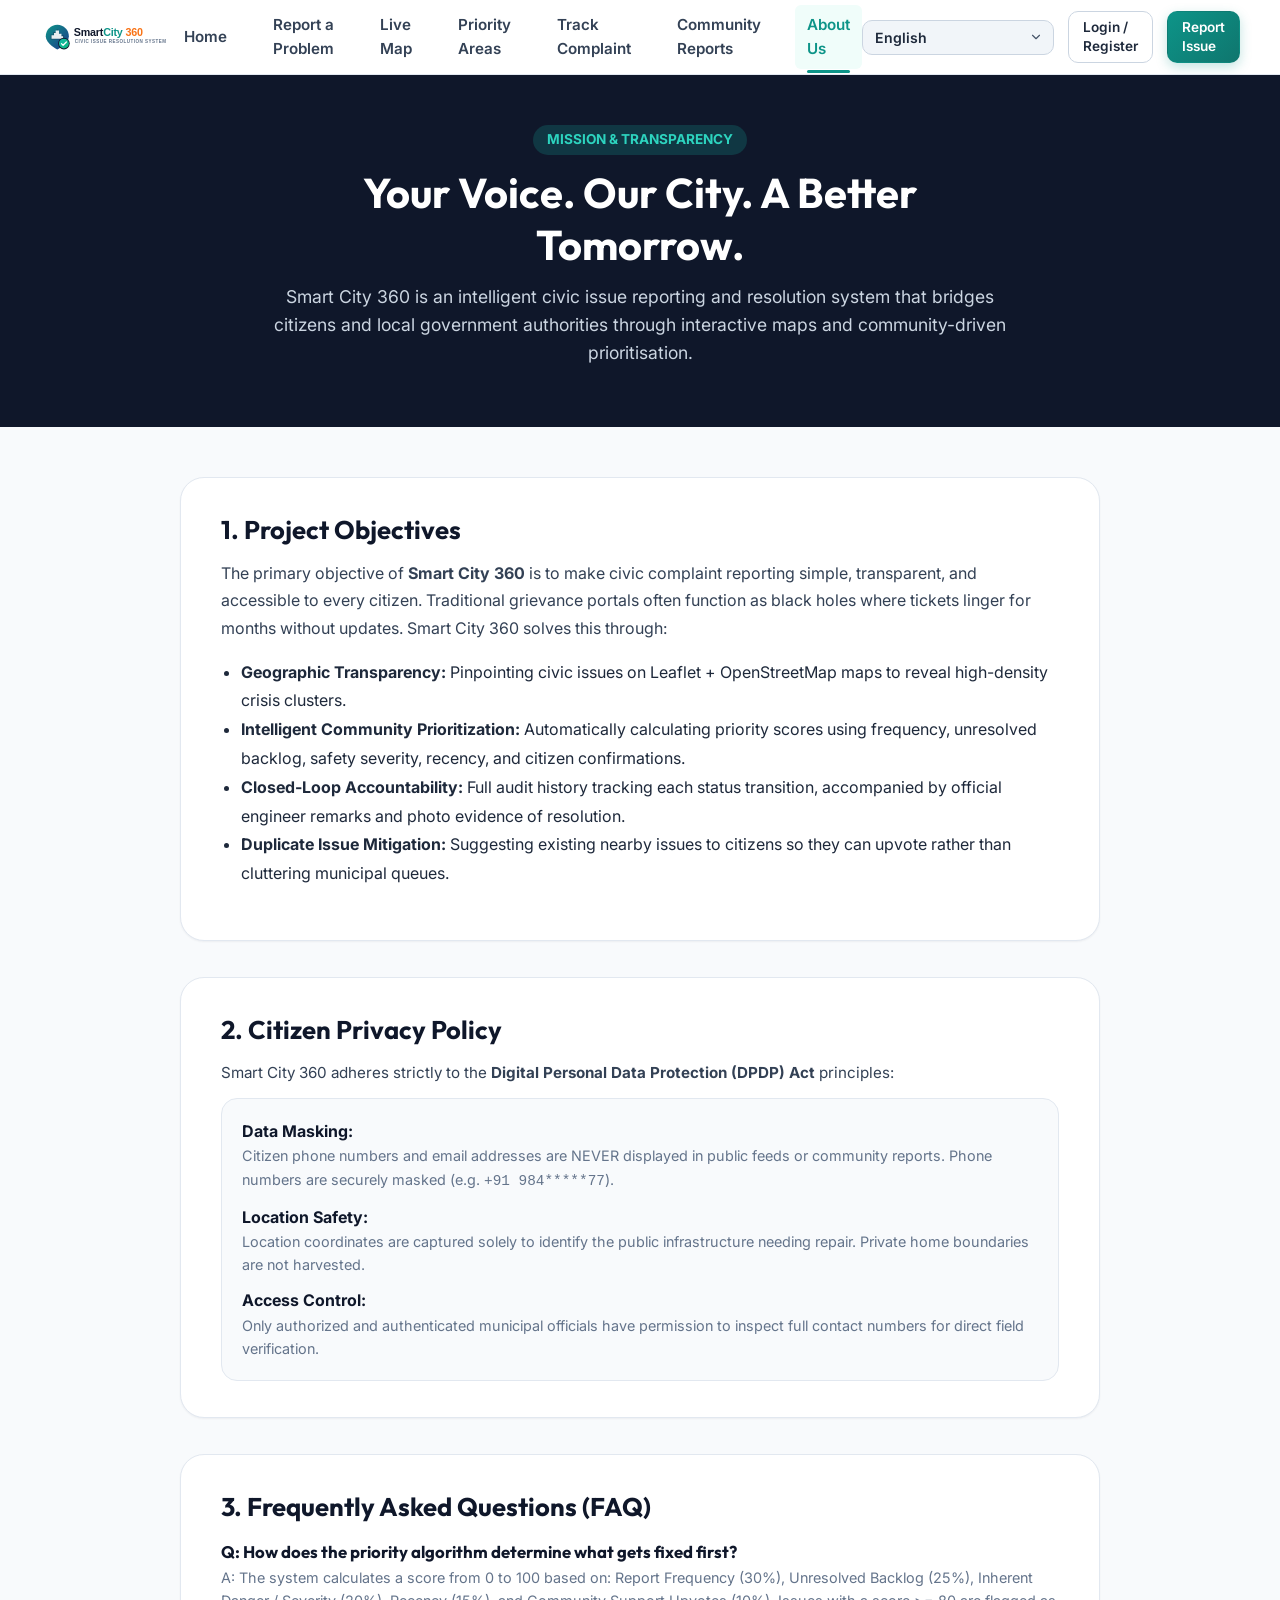
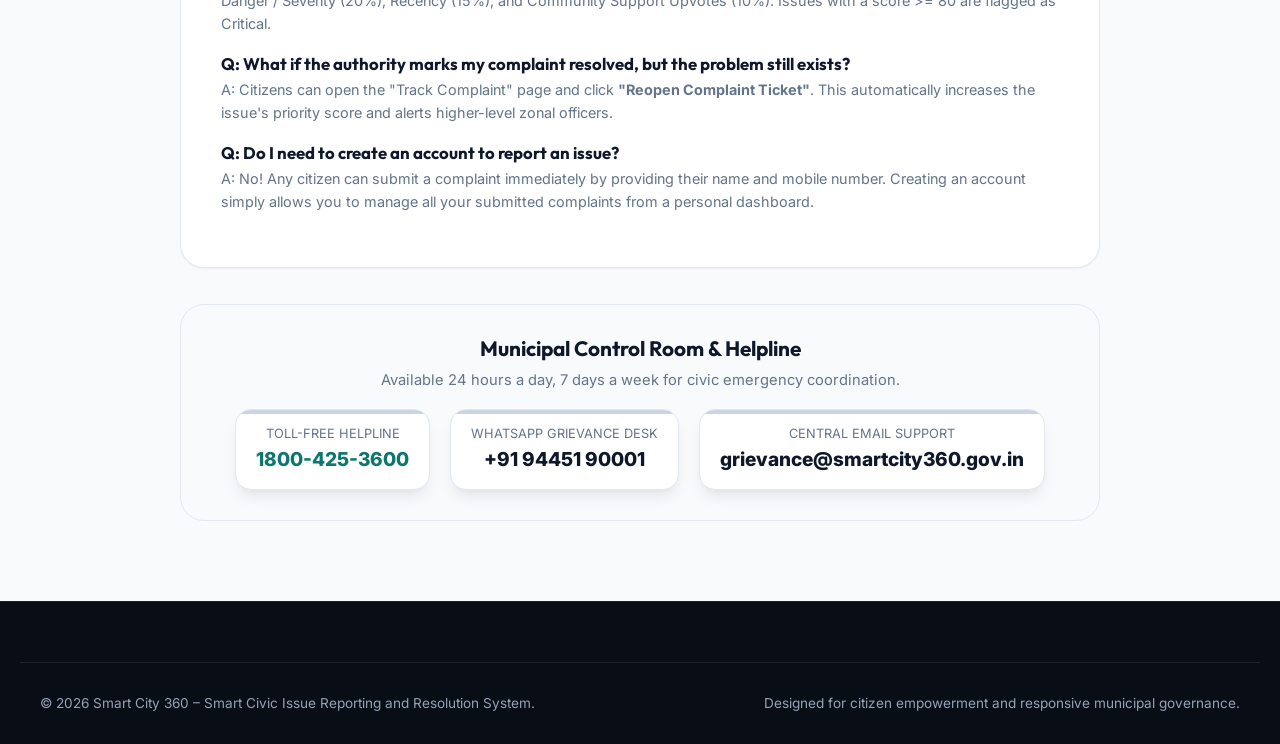
<file: frontend/about.html>
<!DOCTYPE html>
<html lang="en">
<head>
  <meta charset="UTF-8">
  <meta name="viewport" content="width=device-width, initial-scale=1.0">
  <title>About Us, Privacy Policy & FAQ – Smart City 360</title>
  <meta name="description" content="Learn about Smart City 360's vision, data privacy commitments, and departmental workflow.">
  <link rel="stylesheet" href="css/style.css">
  <link rel="stylesheet" href="css/responsive.css">
</head>
<body>

  <!-- Site Navigation Bar -->
  <header class="site-header">
    <div class="container header-inner">
      <a href="/index.html" class="brand-logo">
        <img src="assets/images/logo.svg" alt="Smart City 360">
      </a>

      <button class="mobile-nav-toggle" aria-label="Toggle Navigation">
        <svg viewBox="0 0 24 24" fill="none" stroke-width="2" stroke-linecap="round"><line x1="3" y1="12" x2="21" y2="12"></line><line x1="3" y1="6" x2="21" y2="6"></line><line x1="3" y1="18" x2="21" y2="18"></line></svg>
      </button>

      <nav class="main-nav">
        <a href="/index.html" class="nav-link" data-i18n="nav_home">Home</a>
        <a href="/report.html" class="nav-link" data-i18n="nav_report">Report a Problem</a>
        <a href="/map.html" class="nav-link" data-i18n="nav_map">Live Map</a>
        <a href="/priority.html" class="nav-link" data-i18n="nav_priority">Priority Areas</a>
        <a href="/track.html" class="nav-link" data-i18n="nav_track">Track Complaint</a>
        <a href="/community.html" class="nav-link" data-i18n="nav_community">Community Reports</a>
        <a href="/about.html" class="nav-link active" data-i18n="nav_about">About Us</a>
      </nav>

      <div class="header-actions">
        <div class="lang-selector">
          <select class="lang-select" aria-label="Select Language">
            <option value="en">English</option>
            <option value="ta">தமிழ் (Tamil)</option>
            <option value="hi">हिन्दी (Hindi)</option>
            <option value="te">తెలుగు (Telugu)</option>
            <option value="kn">ಕನ್ನಡ (Kannada)</option>
            <option value="ml">മലയാളം (Malayalam)</option>
          </select>
        </div>
        <div id="headerUserSection">
          <a href="/login.html" class="btn btn-secondary btn-sm" data-i18n="nav_login">Login / Register</a>
        </div>
        <a href="/report.html" class="btn btn-primary btn-sm">Report Issue</a>
      </div>
    </div>
  </header>

  <!-- Banner -->
  <div style="background: var(--navy-900); color: #fff; padding: 50px 0 60px;">
    <div class="container text-center" style="max-width: 800px; margin: 0 auto; text-align: center;">
      <span style="display:inline-block; background:rgba(20,184,166,0.2); color:var(--teal-400); padding:4px 14px; border-radius:99px; font-weight:700; font-size:0.85rem; margin-bottom:12px;">
        MISSION & TRANSPARENCY
      </span>
      <h1 style="font-size: 2.6rem; color: #fff; margin-bottom: 12px;">Your Voice. Our City. A Better Tomorrow.</h1>
      <p style="color: #CBD5E1; font-size: 1.1rem; line-height: 1.6;">
        Smart City 360 is an intelligent civic issue reporting and resolution system that bridges citizens and local government authorities through interactive maps and community-driven prioritisation.
      </p>
    </div>
  </div>

  <main style="padding: 50px 0 80px;">
    <div class="container" style="max-width: 960px;">

      <!-- Section: Vision and Objective -->
      <section style="background: #fff; border-radius: var(--radius-xl); padding: 36px 40px; box-shadow: var(--shadow-sm); border: 1px solid var(--surface-200); margin-bottom: 36px;">
        <h2 style="font-size: 1.6rem; color: var(--navy-900); margin-bottom: 14px;">1. Project Objectives</h2>
        <p style="color: var(--navy-700); font-size: 1rem; line-height: 1.7; margin-bottom: 16px;">
          The primary objective of <strong>Smart City 360</strong> is to make civic complaint reporting simple, transparent, and accessible to every citizen. Traditional grievance portals often function as black holes where tickets linger for months without updates. Smart City 360 solves this through:
        </p>
        <ul style="padding-left: 20px; line-height: 1.8; color: var(--navy-800); margin-bottom: 16px;">
          <li><strong>Geographic Transparency:</strong> Pinpointing civic issues on Leaflet + OpenStreetMap maps to reveal high-density crisis clusters.</li>
          <li><strong>Intelligent Community Prioritization:</strong> Automatically calculating priority scores using frequency, unresolved backlog, safety severity, recency, and citizen confirmations.</li>
          <li><strong>Closed-Loop Accountability:</strong> Full audit history tracking each status transition, accompanied by official engineer remarks and photo evidence of resolution.</li>
          <li><strong>Duplicate Issue Mitigation:</strong> Suggesting existing nearby issues to citizens so they can upvote rather than cluttering municipal queues.</li>
        </ul>
      </section>

      <!-- Section: Privacy Policy (Section 9 & 15) -->
      <section id="privacy" style="background: #fff; border-radius: var(--radius-xl); padding: 36px 40px; box-shadow: var(--shadow-sm); border: 1px solid var(--surface-200); margin-bottom: 36px;">
        <h2 style="font-size: 1.6rem; color: var(--navy-900); margin-bottom: 14px;">2. Citizen Privacy Policy</h2>
        <p style="color: var(--navy-700); font-size: 0.95rem; line-height: 1.7; margin-bottom: 12px;">
          Smart City 360 adheres strictly to the <strong>Digital Personal Data Protection (DPDP) Act</strong> principles:
        </p>
        <div style="background: var(--surface-50); border: 1px solid var(--surface-200); border-radius: var(--radius-lg); padding: 20px;">
          <div style="margin-bottom: 12px;">
            <strong style="color: var(--navy-900);">Data Masking:</strong>
            <p style="color: var(--text-muted); font-size: 0.9rem;">Citizen phone numbers and email addresses are NEVER displayed in public feeds or community reports. Phone numbers are securely masked (e.g. <code>+91 984*****77</code>).</p>
          </div>
          <div style="margin-bottom: 12px;">
            <strong style="color: var(--navy-900);">Location Safety:</strong>
            <p style="color: var(--text-muted); font-size: 0.9rem;">Location coordinates are captured solely to identify the public infrastructure needing repair. Private home boundaries are not harvested.</p>
          </div>
          <div>
            <strong style="color: var(--navy-900);">Access Control:</strong>
            <p style="color: var(--text-muted); font-size: 0.9rem;">Only authorized and authenticated municipal officials have permission to inspect full contact numbers for direct field verification.</p>
          </div>
        </div>
      </section>

      <!-- Section: Frequently Asked Questions (FAQ) -->
      <section id="faq" style="background: #fff; border-radius: var(--radius-xl); padding: 36px 40px; box-shadow: var(--shadow-sm); border: 1px solid var(--surface-200); margin-bottom: 36px;">
        <h2 style="font-size: 1.6rem; color: var(--navy-900); margin-bottom: 18px;">3. Frequently Asked Questions (FAQ)</h2>

        <div style="margin-bottom: 18px;">
          <h4 style="font-size: 1.05rem; color: var(--navy-900); margin-bottom: 4px;">Q: How does the priority algorithm determine what gets fixed first?</h4>
          <p style="color: var(--text-muted); font-size: 0.9rem; line-height: 1.6;">
            A: The system calculates a score from 0 to 100 based on: Report Frequency (30%), Unresolved Backlog (25%), Inherent Danger / Severity (20%), Recency (15%), and Community Support Upvotes (10%). Issues with a score >= 80 are flagged as Critical.
          </p>
        </div>

        <div style="margin-bottom: 18px;">
          <h4 style="font-size: 1.05rem; color: var(--navy-900); margin-bottom: 4px;">Q: What if the authority marks my complaint resolved, but the problem still exists?</h4>
          <p style="color: var(--text-muted); font-size: 0.9rem; line-height: 1.6;">
            A: Citizens can open the "Track Complaint" page and click <strong>"Reopen Complaint Ticket"</strong>. This automatically increases the issue's priority score and alerts higher-level zonal officers.
          </p>
        </div>

        <div style="margin-bottom: 18px;">
          <h4 style="font-size: 1.05rem; color: var(--navy-900); margin-bottom: 4px;">Q: Do I need to create an account to report an issue?</h4>
          <p style="color: var(--text-muted); font-size: 0.9rem; line-height: 1.6;">
            A: No! Any citizen can submit a complaint immediately by providing their name and mobile number. Creating an account simply allows you to manage all your submitted complaints from a personal dashboard.
          </p>
        </div>
      </section>

      <!-- Section: Contact Details -->
      <section style="background: var(--surface-50); border-radius: var(--radius-xl); padding: 30px; border: 1px solid var(--surface-200); text-align: center;">
        <h3 style="font-size: 1.3rem; color: var(--navy-900); margin-bottom: 8px;">Municipal Control Room & Helpline</h3>
        <p style="color: var(--text-muted); font-size: 0.92rem; margin-bottom: 16px;">
          Available 24 hours a day, 7 days a week for civic emergency coordination.
        </p>
        <div style="display: flex; gap: 20px; justify-content: center; flex-wrap: wrap;">
          <div class="stat-card" style="padding: 14px 20px;">
            <div style="font-size: 0.8rem; color: var(--text-muted);">TOLL-FREE HELPLINE</div>
            <div style="font-weight: 800; font-size: 1.2rem; color: var(--teal-700);">1800-425-3600</div>
          </div>
          <div class="stat-card" style="padding: 14px 20px;">
            <div style="font-size: 0.8rem; color: var(--text-muted);">WHATSAPP GRIEVANCE DESK</div>
            <div style="font-weight: 800; font-size: 1.2rem; color: var(--navy-900);">+91 94451 90001</div>
          </div>
          <div class="stat-card" style="padding: 14px 20px;">
            <div style="font-size: 0.8rem; color: var(--text-muted);">CENTRAL EMAIL SUPPORT</div>
            <div style="font-weight: 800; font-size: 1.2rem; color: var(--navy-900);">grievance@smartcity360.gov.in</div>
          </div>
        </div>
      </section>

    </div>
  </main>

  <!-- Site Footer -->
  <footer class="site-footer">
    <div class="container footer-bottom">
      <div>© 2026 Smart City 360 – Smart Civic Issue Reporting and Resolution System.</div>
      <div>Designed for citizen empowerment and responsive municipal governance.</div>
    </div>
  </footer>

  <script src="js/i18n.js"></script>
  <script src="js/app.js"></script>
</body>
</html>
</file>
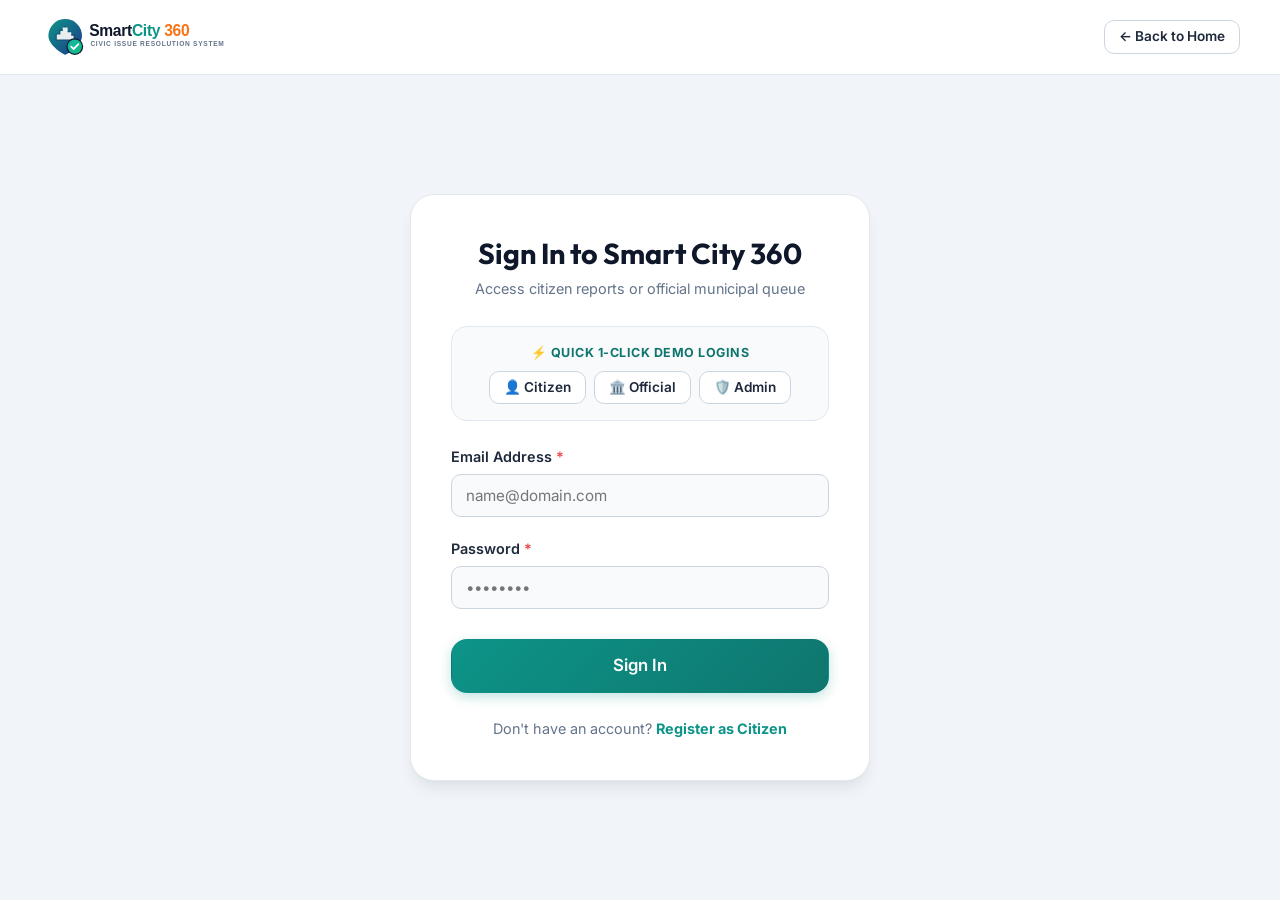
<file: frontend/login.html>
<!DOCTYPE html>
<html lang="en">
<head>
  <meta charset="UTF-8">
  <meta name="viewport" content="width=device-width, initial-scale=1.0">
  <title>Login – Smart City 360</title>
  <link rel="stylesheet" href="css/style.css">
  <link rel="stylesheet" href="css/responsive.css">
</head>
<body style="background: var(--surface-100); display: flex; flex-direction: column; min-height: 100vh;">

  <!-- Header -->
  <header class="site-header">
    <div class="container header-inner">
      <a href="/index.html" class="brand-logo">
        <img src="assets/images/logo.svg" alt="Smart City 360">
      </a>
      <a href="/index.html" class="btn btn-secondary btn-sm">← Back to Home</a>
    </div>
  </header>

  <main style="flex-grow: 1; display: flex; align-items: center; justify-content: center; padding: 40px 20px;">
    <div style="background: #fff; border-radius: var(--radius-xl); padding: 40px; box-shadow: var(--shadow-lg); border: 1px solid var(--surface-200); max-width: 460px; width: 100%;">
      
      <div style="text-align: center; margin-bottom: 26px;">
        <h1 style="font-size: 1.8rem; color: var(--navy-900); margin-bottom: 6px;">Sign In to Smart City 360</h1>
        <p style="font-size: 0.9rem; color: var(--text-muted);">Access citizen reports or official municipal queue</p>
      </div>

      <!-- Quick 1-Click Demo Buttons for Fast Testing -->
      <div style="background: var(--surface-50); border: 1px solid var(--surface-200); border-radius: var(--radius-lg); padding: 16px; margin-bottom: 24px;">
        <div style="font-size: 0.78rem; font-weight: 700; color: var(--teal-700); text-transform: uppercase; letter-spacing: 0.5px; margin-bottom: 8px; text-align: center;">
          ⚡ Quick 1-Click Demo Logins
        </div>
        <div style="display: flex; gap: 8px; justify-content: center; flex-wrap: wrap;">
          <button type="button" class="btn btn-secondary btn-sm" onclick="demoLogin('citizen')">
            👤 Citizen
          </button>
          <button type="button" class="btn btn-secondary btn-sm" onclick="demoLogin('official')">
            🏛️ Official
          </button>
          <button type="button" class="btn btn-secondary btn-sm" onclick="demoLogin('admin')">
            🛡️ Admin
          </button>
        </div>
      </div>

      <form id="loginForm">
        <div class="form-group">
          <label class="form-label required" for="email">Email Address</label>
          <input type="email" id="email" class="form-control" placeholder="name@domain.com" required>
        </div>

        <div class="form-group">
          <div style="display: flex; justify-content: space-between; align-items: center; margin-bottom: 6px;">
            <label class="form-label required" for="password" style="margin-bottom: 0;">Password</label>
          </div>
          <input type="password" id="password" class="form-control" placeholder="••••••••" required>
        </div>

        <button type="submit" class="btn btn-primary btn-lg" style="width: 100%; margin-top: 10px;" id="btnLogin">
          Sign In
        </button>
      </form>

      <div style="text-align: center; margin-top: 24px; font-size: 0.9rem; color: var(--text-muted);">
        Don't have an account? <a href="/register.html" style="font-weight: 700;">Register as Citizen</a>
      </div>

    </div>
  </main>

  <script src="js/i18n.js"></script>
  <script src="js/app.js"></script>
  <script src="js/auth.js"></script>
</body>
</html>
</file>
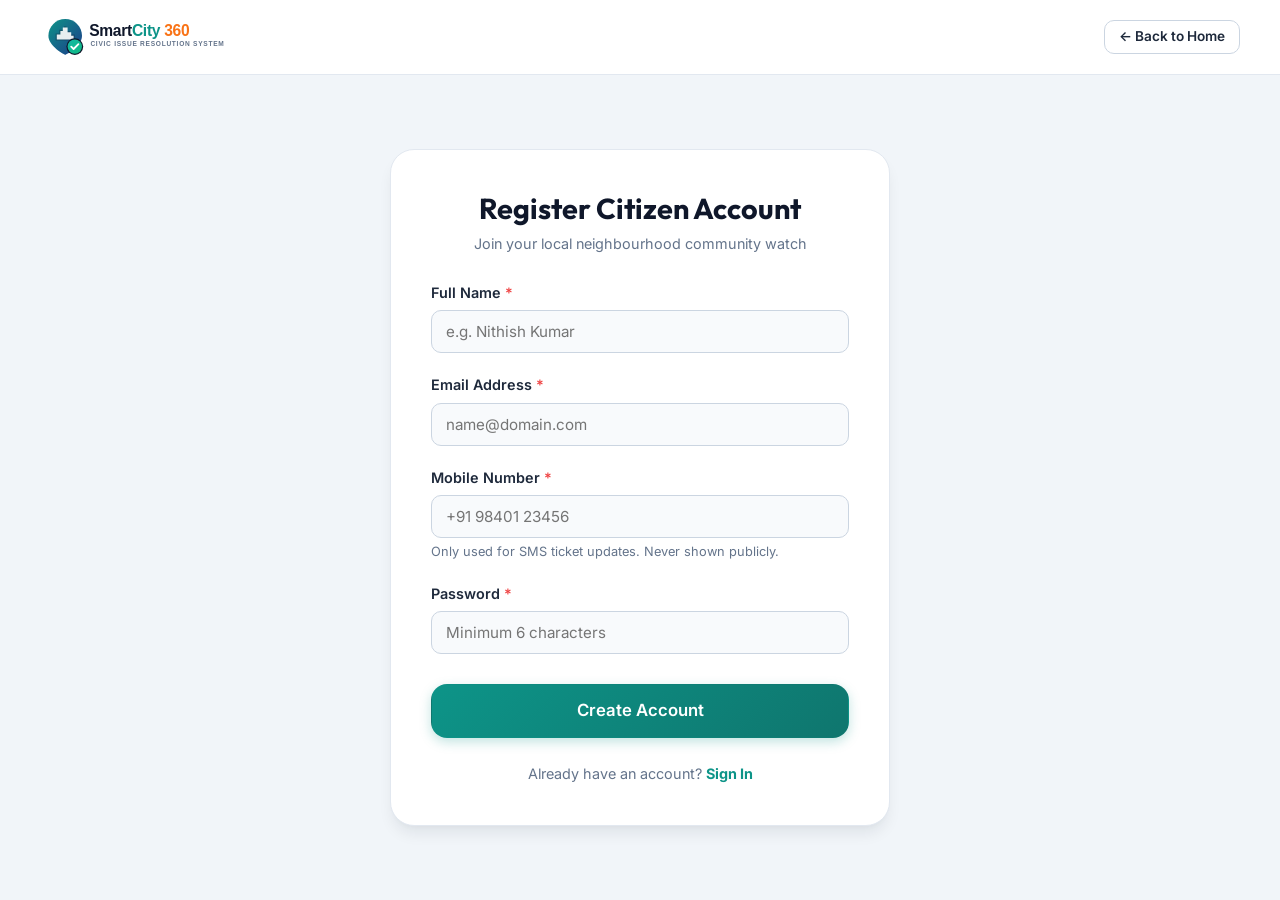
<file: frontend/register.html>
<!DOCTYPE html>
<html lang="en">
<head>
  <meta charset="UTF-8">
  <meta name="viewport" content="width=device-width, initial-scale=1.0">
  <title>Citizen Registration – Smart City 360</title>
  <link rel="stylesheet" href="css/style.css">
  <link rel="stylesheet" href="css/responsive.css">
</head>
<body style="background: var(--surface-100); display: flex; flex-direction: column; min-height: 100vh;">

  <!-- Header -->
  <header class="site-header">
    <div class="container header-inner">
      <a href="/index.html" class="brand-logo">
        <img src="assets/images/logo.svg" alt="Smart City 360">
      </a>
      <a href="/index.html" class="btn btn-secondary btn-sm">← Back to Home</a>
    </div>
  </header>

  <main style="flex-grow: 1; display: flex; align-items: center; justify-content: center; padding: 40px 20px;">
    <div style="background: #fff; border-radius: var(--radius-xl); padding: 40px; box-shadow: var(--shadow-lg); border: 1px solid var(--surface-200); max-width: 500px; width: 100%;">
      
      <div style="text-align: center; margin-bottom: 26px;">
        <h1 style="font-size: 1.8rem; color: var(--navy-900); margin-bottom: 6px;">Register Citizen Account</h1>
        <p style="font-size: 0.9rem; color: var(--text-muted);">Join your local neighbourhood community watch</p>
      </div>

      <form id="registerForm">
        <div class="form-group">
          <label class="form-label required" for="regFullName">Full Name</label>
          <input type="text" id="regFullName" class="form-control" placeholder="e.g. Nithish Kumar" required>
        </div>

        <div class="form-group">
          <label class="form-label required" for="regEmail">Email Address</label>
          <input type="email" id="regEmail" class="form-control" placeholder="name@domain.com" required>
        </div>

        <div class="form-group">
          <label class="form-label required" for="regPhone">Mobile Number</label>
          <input type="tel" id="regPhone" class="form-control" placeholder="+91 98401 23456" required>
          <div class="form-help">Only used for SMS ticket updates. Never shown publicly.</div>
        </div>

        <div class="form-group">
          <label class="form-label required" for="regPassword">Password</label>
          <input type="password" id="regPassword" class="form-control" placeholder="Minimum 6 characters" minlength="6" required>
        </div>

        <button type="submit" class="btn btn-primary btn-lg" style="width: 100%; margin-top: 10px;" id="btnRegister">
          Create Account
        </button>
      </form>

      <div style="text-align: center; margin-top: 24px; font-size: 0.9rem; color: var(--text-muted);">
        Already have an account? <a href="/login.html" style="font-weight: 700;">Sign In</a>
      </div>

    </div>
  </main>

  <script src="js/i18n.js"></script>
  <script src="js/app.js"></script>
  <script src="js/auth.js"></script>
</body>
</html>
</file>
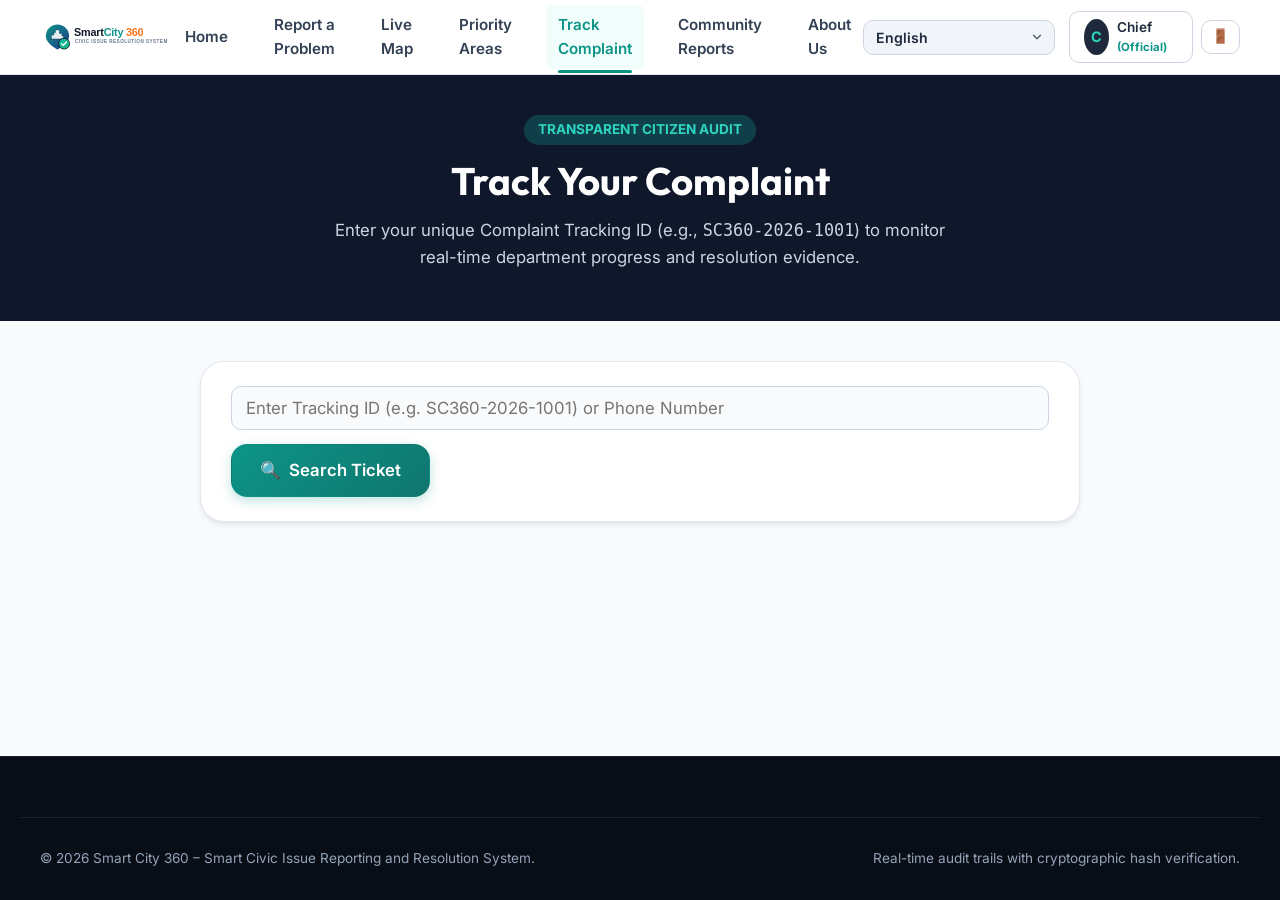
<file: frontend/track.html>
<!DOCTYPE html>
<html lang="en">
<head>
  <meta charset="UTF-8">
  <meta name="viewport" content="width=device-width, initial-scale=1.0">
  <title>Track Complaint Status – Smart City 360</title>
  <meta name="description" content="Track your civic complaint from submission to resolution with transparent audit logs and engineer remarks.">
  <link rel="stylesheet" href="css/style.css">
  <link rel="stylesheet" href="css/responsive.css">
</head>
<body>

  <!-- Site Header -->
  <header class="site-header">
    <div class="container header-inner">
      <a href="/index.html" class="brand-logo">
        <img src="assets/images/logo.svg" alt="Smart City 360">
      </a>

      <button class="mobile-nav-toggle" aria-label="Toggle Navigation">
        <svg viewBox="0 0 24 24" fill="none" stroke-width="2" stroke-linecap="round"><line x1="3" y1="12" x2="21" y2="12"></line><line x1="3" y1="6" x2="21" y2="6"></line><line x1="3" y1="18" x2="21" y2="18"></line></svg>
      </button>

      <nav class="main-nav">
        <a href="/index.html" class="nav-link" data-i18n="nav_home">Home</a>
        <a href="/report.html" class="nav-link" data-i18n="nav_report">Report a Problem</a>
        <a href="/map.html" class="nav-link" data-i18n="nav_map">Live Map</a>
        <a href="/priority.html" class="nav-link" data-i18n="nav_priority">Priority Areas</a>
        <a href="/track.html" class="nav-link active" data-i18n="nav_track">Track Complaint</a>
        <a href="/community.html" class="nav-link" data-i18n="nav_community">Community Reports</a>
        <a href="/about.html" class="nav-link" data-i18n="nav_about">About Us</a>
      </nav>

      <div class="header-actions">
        <div class="lang-selector">
          <select class="lang-select" aria-label="Select Language">
            <option value="en">English</option>
            <option value="ta">தமிழ் (Tamil)</option>
            <option value="hi">हिन्दी (Hindi)</option>
            <option value="te">తెలుగు (Telugu)</option>
            <option value="kn">ಕನ್ನಡ (Kannada)</option>
            <option value="ml">മലയാളം (Malayalam)</option>
          </select>
        </div>
        <div id="headerUserSection">
          <a href="/login.html" class="btn btn-secondary btn-sm" data-i18n="nav_login">Login / Register</a>
        </div>
      </div>
    </div>
  </header>

  <!-- Banner -->
  <div style="background: var(--navy-900); color: #fff; padding: 40px 0 50px;">
    <div class="container text-center" style="max-width: 680px; margin: 0 auto; text-align: center;">
      <span style="display:inline-block; background:rgba(20,184,166,0.25); color:var(--teal-400); padding:4px 14px; border-radius:99px; font-weight:700; font-size:0.85rem; margin-bottom:12px;">
        TRANSPARENT CITIZEN AUDIT
      </span>
      <h1 style="font-size: 2.4rem; color: #fff; margin-bottom: 12px;">Track Your Complaint</h1>
      <p style="color: #CBD5E1; font-size: 1.05rem;">
        Enter your unique Complaint Tracking ID (e.g., <code>SC360-2026-1001</code>) to monitor real-time department progress and resolution evidence.
      </p>
    </div>
  </div>

  <main style="padding: 40px 0 70px;">
    <div class="container" style="max-width: 920px;">

      <!-- Tracking Search Box -->
      <div style="background: #fff; border-radius: var(--radius-xl); padding: 24px 30px; box-shadow: var(--shadow-md); border: 1px solid var(--surface-200); margin-bottom: 30px;">
        <form id="trackForm" style="display: flex; gap: 14px; flex-wrap: wrap;">
          <input type="text" id="trackInput" class="form-control" placeholder="Enter Tracking ID (e.g. SC360-2026-1001) or Phone Number" style="flex-grow: 1; min-width: 280px; font-size: 1.05rem;" required>
          <button type="submit" class="btn btn-primary btn-lg" style="min-width: 160px;">
            <span>🔍</span> Search Ticket
          </button>
        </form>
      </div>

      <!-- Result Card (Initially Hidden or Populated from URL) -->
      <div id="trackResultContainer" style="display: none;">
        
        <div style="background: #fff; border-radius: var(--radius-xl); padding: 36px 40px; box-shadow: var(--shadow-lg); border: 1px solid var(--surface-200); margin-bottom: 30px;">

          <!-- Top Meta Header -->
          <div style="display: flex; justify-content: space-between; align-items: flex-start; flex-wrap: wrap; gap: 16px; margin-bottom: 24px; padding-bottom: 18px; border-bottom: 1px solid var(--surface-200);">
            <div>
              <div style="display: flex; align-items: center; gap: 10px; margin-bottom: 6px;">
                <span class="category-pill" id="trackCategory">Category</span>
                <span style="font-family: monospace; font-size: 1.25rem; font-weight: 800; color: var(--navy-900);" id="trackTicketId">SC360-XXXX</span>
              </div>
              <h2 style="font-size: 1.5rem; color: var(--navy-900);" id="trackTitle">Complaint Title</h2>
            </div>

            <div style="text-align: right;">
              <span id="trackPriorityBadge" class="badge badge-critical" style="font-size: 0.9rem; padding: 6px 14px; margin-bottom: 6px;">
                Critical Priority
              </span>
              <div style="font-size: 0.8rem; color: var(--text-muted); margin-top: 4px;" id="trackCreatedDate">
                Reported: Date
              </div>
            </div>
          </div>

          <!-- Visual Progress Lifecycle Stepper (Section 8) -->
          <div style="margin: 36px 0 46px;">
            <div style="font-size: 0.85rem; font-weight: 700; color: var(--navy-700); text-transform: uppercase; margin-bottom: 14px; letter-spacing: 0.5px;">
              Resolution Lifecycle Progress
            </div>

            <div class="timeline-stepper" id="timelineStepper">
              <!-- 7 Steps injected dynamically -->
            </div>
          </div>

          <!-- Details Grid -->
          <div class="form-grid-2" style="background: var(--surface-50); border: 1px solid var(--surface-200); border-radius: var(--radius-lg); padding: 20px; margin-bottom: 24px;">
            <div>
              <div style="font-size: 0.82rem; color: var(--text-muted); margin-bottom: 2px;">REPORTED LOCATION</div>
              <div style="font-weight: 600; color: var(--navy-900); font-size: 0.95rem;" id="trackLocation">--</div>
            </div>

            <div>
              <div style="font-size: 0.82rem; color: var(--text-muted); margin-bottom: 2px;">ASSIGNED DEPARTMENT</div>
              <div style="font-weight: 600; color: var(--teal-700); font-size: 0.95rem;" id="trackDepartment">--</div>
            </div>

            <div style="grid-column: 1/-1; margin-top: 10px;">
              <div style="font-size: 0.82rem; color: var(--text-muted); margin-bottom: 2px;">PROBLEM DESCRIPTION</div>
              <p style="font-size: 0.92rem; color: var(--navy-800); line-height: 1.5;" id="trackDescription">--</p>
            </div>
          </div>

          <!-- Resolution Proof / Evidence (If Resolved) -->
          <div id="resolutionEvidenceBox" style="display: none; background: #ECFDF5; border: 1.5px solid #6EE7B7; border-radius: var(--radius-lg); padding: 20px; margin-bottom: 24px;">
            <div style="display: flex; align-items: center; gap: 8px; font-weight: 700; color: #065F46; font-size: 1rem; margin-bottom: 8px;">
              <span>✅</span> Issue Officially Resolved by Authority
            </div>
            <p style="font-size: 0.92rem; color: #047857; margin-bottom: 12px;" id="resolutionRemarksText">
              Official remarks will appear here.
            </p>
            <div id="resolutionPhotosWrap" style="display: flex; gap: 12px; margin-top: 10px;"></div>
          </div>

          <!-- Citizen Action: Reopen if issue still persists -->
          <div id="reopenOptionBox" style="display: none; background: #FFFBEB; border: 1px solid #FCD34D; border-radius: var(--radius-md); padding: 16px; margin-bottom: 24px;">
            <div style="display: flex; justify-content: space-between; align-items: center; flex-wrap: wrap; gap: 12px;">
              <div>
                <div style="font-weight: 700; color: #92400E; font-size: 0.95rem;">Has this issue not been resolved adequately?</div>
                <div style="font-size: 0.85rem; color: #B45309;">Citizens can reopen the ticket to alert senior municipal zonal inspectors.</div>
              </div>
              <button class="btn btn-accent btn-sm" id="btnReopenComplaint">
                <span>🔄</span> Reopen Complaint Ticket
              </button>
            </div>
          </div>

          <!-- Audit History Timeline (Section 8 requirement) -->
          <div>
            <h4 style="font-size: 1.15rem; color: var(--navy-900); margin-bottom: 16px;">
              Audit History & Official Activity Log
            </h4>
            <div id="auditHistoryList" style="border-left: 2px solid var(--surface-300); padding-left: 20px; margin-left: 10px;">
              <!-- History entries -->
            </div>
          </div>

        </div>

      </div>

      <!-- Empty / Not Found State -->
      <div id="trackNotFound" style="display: none; text-align: center; padding: 60px 20px; background: #fff; border-radius: var(--radius-xl); border: 1px solid var(--surface-200);">
        <div style="font-size: 3rem; margin-bottom: 12px;">🔎</div>
        <h3 style="font-size: 1.4rem; color: var(--navy-900); margin-bottom: 8px;">No Complaint Found</h3>
        <p style="color: var(--text-muted); font-size: 0.95rem; max-width: 480px; margin: 0 auto 20px;">
          We couldn't locate a complaint with the provided ID. Please verify the ticket format (e.g. <code>SC360-2026-1001</code>) or browse public community reports.
        </p>
        <a href="/community.html" class="btn btn-secondary">Browse Public Reports</a>
      </div>

    </div>
  </main>

  <!-- Reopen Modal -->
  <div class="modal-overlay" id="reopenModal">
    <div class="modal-box">
      <div class="modal-header">
        <h3 class="modal-title">Reopen Complaint for Review</h3>
        <button class="modal-close-btn" onclick="closeModal('reopenModal')">&times;</button>
      </div>
      <div class="modal-body">
        <p style="font-size: 0.9rem; color: var(--text-muted); margin-bottom: 14px;">
          Please state why the problem is still unresolved (e.g., pothole only partially filled, streetlight blinking again, water contamination recurring).
        </p>
        <textarea id="reopenRemarks" class="form-control" rows="4" placeholder="Detail the remaining issues observed on-site..." required></textarea>
      </div>
      <div class="modal-footer">
        <button class="btn btn-secondary" onclick="closeModal('reopenModal')">Cancel</button>
        <button class="btn btn-accent" id="btnConfirmReopen">Submit Reopen Request</button>
      </div>
    </div>
  </div>

  <footer class="site-footer">
    <div class="container footer-bottom">
      <div>© 2026 Smart City 360 – Smart Civic Issue Reporting and Resolution System.</div>
      <div>Real-time audit trails with cryptographic hash verification.</div>
    </div>
  </footer>

  <script src="js/i18n.js"></script>
  <script src="js/app.js"></script>
  <script src="js/track.js"></script>
</body>
</html>
</file>
<file: frontend/css/style.css>
/* ==============================================================
   Smart City 360 – Smart Civic Issue Reporting & Resolution System
   Design System & Main Stylesheet
   ============================================================== */

@import url('https://fonts.googleapis.com/css2?family=Inter:wght@300;400;500;600;700;800&family=Outfit:wght@400;500;600;700;800;900&display=swap');

:root {
  /* Color Palette - Navy Blue, Teal Green, White, Light Grey */
  --navy-950: #090D16;
  --navy-900: #0F172A;
  --navy-800: #1E293B;
  --navy-700: #334155;
  --navy-600: #475569;
  
  --teal-700: #0F766E;
  --teal-600: #0D9488;
  --teal-500: #14B8A6;
  --teal-400: #2DD4BF;
  --teal-100: #CCFBF1;
  --teal-50:  #F0FDFA;

  /* Priority & Status Semantic Accents */
  --priority-critical: #EF4444;
  --priority-critical-bg: #FEF2F2;
  --priority-critical-border: #FCA5A5;

  --priority-high: #F97316;
  --priority-high-bg: #FFF7ED;
  --priority-high-border: #FDBA74;

  --priority-medium: #F59E0B;
  --priority-medium-bg: #FFFBEB;
  --priority-medium-border: #FCD34D;

  --priority-low: #10B981;
  --priority-low-bg: #ECFDF5;
  --priority-low-border: #6EE7B7;

  --status-resolved: #2563EB;
  --status-resolved-bg: #EFF6FF;
  --status-resolved-border: #93C5FD;

  /* Neutral Surfaces */
  --surface-0: #FFFFFF;
  --surface-50: #F8FAFC;
  --surface-100: #F1F5F9;
  --surface-200: #E2E8F0;
  --surface-300: #CBD5E1;
  
  --text-main: #0F172A;
  --text-muted: #64748B;
  --text-light: #94A3B8;
  --text-inverted: #FFFFFF;

  /* Typography */
  --font-heading: 'Outfit', -apple-system, BlinkMacSystemFont, 'Segoe UI', Roboto, sans-serif;
  --font-body: 'Inter', -apple-system, BlinkMacSystemFont, 'Segoe UI', Roboto, sans-serif;

  /* Shadows & Elevation */
  --shadow-sm: 0 1px 2px 0 rgba(15, 23, 42, 0.05);
  --shadow-md: 0 4px 6px -1px rgba(15, 23, 42, 0.08), 0 2px 4px -2px rgba(15, 23, 42, 0.06);
  --shadow-lg: 0 10px 15px -3px rgba(15, 23, 42, 0.08), 0 4px 6px -4px rgba(15, 23, 42, 0.04);
  --shadow-xl: 0 20px 25px -5px rgba(15, 23, 42, 0.1), 0 8px 10px -6px rgba(15, 23, 42, 0.05);
  --shadow-glow-teal: 0 0 20px rgba(13, 148, 136, 0.25);
  --shadow-glow-red: 0 0 20px rgba(239, 68, 68, 0.3);

  /* Borders & Radius */
  --radius-sm: 6px;
  --radius-md: 10px;
  --radius-lg: 16px;
  --radius-xl: 24px;
  --radius-full: 9999px;

  /* Transition */
  --transition-fast: 150ms cubic-bezier(0.4, 0, 0.2, 1);
  --transition-normal: 250ms cubic-bezier(0.4, 0, 0.2, 1);
  --transition-smooth: 350ms cubic-bezier(0.16, 1, 0.3, 1);
}

/* Base Reset */
*, *::before, *::after {
  box-sizing: border-box;
  margin: 0;
  padding: 0;
}

body {
  font-family: var(--font-body);
  color: var(--text-main);
  background-color: var(--surface-50);
  line-height: 1.6;
  -webkit-font-smoothing: antialiased;
  min-height: 100vh;
  display: flex;
  flex-direction: column;
}

h1, h2, h3, h4, h5, h6 {
  font-family: var(--font-heading);
  color: var(--navy-900);
  line-height: 1.25;
  font-weight: 700;
}

a {
  color: var(--teal-600);
  text-decoration: none;
  transition: color var(--transition-fast);
}

a:hover {
  color: var(--teal-700);
}

img {
  max-width: 100%;
  height: auto;
  display: block;
}

button, input, select, textarea {
  font-family: inherit;
  font-size: inherit;
}

.container {
  width: 100%;
  max-width: 1240px;
  margin: 0 auto;
  padding: 0 20px;
}

/* ==============================================================
   Header & Navigation
   ============================================================== */
.site-header {
  position: sticky;
  top: 0;
  z-index: 1000;
  background: rgba(255, 255, 255, 0.95);
  backdrop-filter: blur(12px);
  -webkit-backdrop-filter: blur(12px);
  border-bottom: 1px solid var(--surface-200);
  transition: all var(--transition-normal);
}

.site-header.scrolled {
  box-shadow: var(--shadow-md);
  background: rgba(255, 255, 255, 0.98);
}

.header-inner {
  display: flex;
  align-items: center;
  justify-content: space-between;
  height: 74px;
}

.brand-logo {
  display: flex;
  align-items: center;
  gap: 12px;
  text-decoration: none;
}

.brand-logo img {
  height: 48px;
  width: auto;
}

.main-nav {
  display: flex;
  align-items: center;
  gap: 22px;
}

.nav-link {
  font-size: 0.95rem;
  font-weight: 600;
  color: var(--navy-700);
  padding: 8px 12px;
  border-radius: var(--radius-sm);
  transition: all var(--transition-fast);
  position: relative;
}

.nav-link:hover, .nav-link.active {
  color: var(--teal-600);
  background: var(--teal-50);
}

.nav-link.active::after {
  content: '';
  position: absolute;
  bottom: -4px;
  left: 12px;
  right: 12px;
  height: 3px;
  background: var(--teal-600);
  border-radius: 2px;
}

.header-actions {
  display: flex;
  align-items: center;
  gap: 14px;
}

/* Language Selector Dropdown */
.lang-selector {
  position: relative;
  display: flex;
  align-items: center;
}

.lang-select {
  appearance: none;
  background: var(--surface-100) url("data:image/svg+xml;charset=UTF-8,%3csvg xmlns='http://www.w3.org/2000/svg' viewBox='0 0 24 24' fill='none' stroke='%23475569' stroke-width='2' stroke-linecap='round' stroke-linejoin='round'%3e%3cpolyline points='6 9 12 15 18 9'%3e%3c/polyline%3e%3c/svg%3e") no-repeat right 10px center;
  background-size: 14px;
  padding: 8px 32px 8px 12px;
  border: 1px solid var(--surface-300);
  border-radius: var(--radius-md);
  font-size: 0.88rem;
  font-weight: 600;
  color: var(--navy-800);
  cursor: pointer;
  transition: all var(--transition-fast);
}

.lang-select:hover, .lang-select:focus {
  border-color: var(--teal-500);
  background-color: var(--surface-0);
  outline: none;
}

/* Buttons */
.btn {
  display: inline-flex;
  align-items: center;
  justify-content: center;
  gap: 8px;
  padding: 10px 20px;
  border-radius: var(--radius-md);
  font-weight: 600;
  font-size: 0.95rem;
  cursor: pointer;
  transition: all var(--transition-normal);
  border: 1px solid transparent;
  text-decoration: none;
  line-height: 1.4;
}

.btn-primary {
  background: linear-gradient(135deg, var(--teal-600), var(--teal-700));
  color: var(--text-inverted);
  box-shadow: 0 4px 12px rgba(13, 148, 136, 0.25);
}

.btn-primary:hover {
  background: linear-gradient(135deg, var(--teal-700), #042f2e);
  color: var(--text-inverted);
  transform: translateY(-2px);
  box-shadow: 0 6px 18px rgba(13, 148, 136, 0.35);
}

.btn-accent {
  background: linear-gradient(135deg, var(--priority-high), #ea580c);
  color: var(--text-inverted);
  box-shadow: 0 4px 12px rgba(249, 115, 22, 0.25);
}

.btn-accent:hover {
  background: linear-gradient(135deg, #ea580c, #c2410c);
  color: var(--text-inverted);
  transform: translateY(-2px);
  box-shadow: 0 6px 18px rgba(249, 115, 22, 0.35);
}

.btn-secondary {
  background: var(--surface-0);
  color: var(--navy-800);
  border-color: var(--surface-300);
}

.btn-secondary:hover {
  background: var(--surface-100);
  border-color: var(--navy-600);
  color: var(--navy-900);
}

.btn-outline-primary {
  background: transparent;
  color: var(--teal-600);
  border-color: var(--teal-500);
}

.btn-outline-primary:hover {
  background: var(--teal-50);
  color: var(--teal-700);
}

.btn-sm {
  padding: 6px 14px;
  font-size: 0.85rem;
}

.btn-lg {
  padding: 14px 28px;
  font-size: 1.05rem;
  border-radius: var(--radius-lg);
}

/* User Profile Badge in Header */
.user-menu {
  display: flex;
  align-items: center;
  gap: 8px;
}

.user-avatar-badge {
  width: 36px;
  height: 36px;
  border-radius: 50%;
  background: var(--navy-800);
  color: var(--teal-400);
  display: flex;
  align-items: center;
  justify-content: center;
  font-weight: 700;
  font-size: 0.9rem;
}

/* ==============================================================
   Hero Section
   ============================================================== */
.hero-section {
  position: relative;
  background: linear-gradient(135deg, #090D16 0%, #0F172A 60%, #064E3B 100%);
  color: var(--text-inverted);
  padding: 70px 0 90px;
  overflow: hidden;
}

.hero-section::before {
  content: '';
  position: absolute;
  top: 0;
  right: 0;
  bottom: 0;
  left: 0;
  background-image: radial-gradient(rgba(20, 184, 166, 0.12) 1px, transparent 1px);
  background-size: 32px 32px;
  pointer-events: none;
}

.hero-grid {
  display: grid;
  grid-template-columns: 1.15fr 0.85fr;
  align-items: center;
  gap: 40px;
  position: relative;
  z-index: 2;
}

.hero-tag {
  display: inline-flex;
  align-items: center;
  gap: 8px;
  background: rgba(13, 148, 136, 0.2);
  border: 1px solid rgba(20, 184, 166, 0.4);
  color: var(--teal-400);
  padding: 6px 14px;
  border-radius: var(--radius-full);
  font-size: 0.85rem;
  font-weight: 700;
  letter-spacing: 0.5px;
  text-transform: uppercase;
  margin-bottom: 20px;
}

.hero-headline {
  font-size: 3.2rem;
  font-weight: 900;
  color: #FFFFFF;
  margin-bottom: 20px;
  letter-spacing: -0.5px;
  line-height: 1.15;
}

.hero-headline span {
  background: linear-gradient(135deg, #2DD4BF, #FBBF24);
  -webkit-background-clip: text;
  -webkit-text-fill-color: transparent;
}

.hero-description {
  font-size: 1.2rem;
  color: #CBD5E1;
  margin-bottom: 34px;
  line-height: 1.6;
  max-width: 580px;
}

.hero-buttons {
  display: flex;
  align-items: center;
  gap: 16px;
  flex-wrap: wrap;
}

.hero-image-wrap {
  position: relative;
  display: flex;
  justify-content: center;
}

.hero-image-wrap img {
  border-radius: var(--radius-xl);
  box-shadow: 0 25px 50px -12px rgba(0, 0, 0, 0.5), 0 0 30px rgba(13, 148, 136, 0.3);
  border: 1px solid rgba(255, 255, 255, 0.1);
  max-width: 100%;
}

/* ==============================================================
   Live Statistics Dashboard (Home & Admin)
   ============================================================== */
.stats-bar-section {
  margin-top: -45px;
  position: relative;
  z-index: 10;
  margin-bottom: 50px;
}

.stats-grid {
  display: grid;
  grid-template-columns: repeat(6, 1fr);
  gap: 16px;
}

.stat-card {
  background: var(--surface-0);
  border-radius: var(--radius-lg);
  padding: 22px 18px;
  box-shadow: var(--shadow-lg);
  border: 1px solid var(--surface-200);
  display: flex;
  flex-direction: column;
  transition: all var(--transition-normal);
  position: relative;
  overflow: hidden;
}

.stat-card:hover {
  transform: translateY(-4px);
  box-shadow: var(--shadow-xl);
  border-color: var(--teal-400);
}

.stat-card::before {
  content: '';
  position: absolute;
  top: 0;
  left: 0;
  right: 0;
  height: 4px;
  background: var(--surface-300);
}

.stat-card.total::before { background: var(--navy-800); }
.stat-card.pending::before { background: var(--priority-medium); }
.stat-card.review::before { background: #6366F1; }
.stat-card.in-progress::before { background: var(--priority-high); }
.stat-card.resolved::before { background: var(--status-resolved); }
.stat-card.critical::before { background: var(--priority-critical); }

.stat-icon {
  font-size: 1.5rem;
  margin-bottom: 8px;
}

.stat-value {
  font-family: var(--font-heading);
  font-size: 2rem;
  font-weight: 800;
  color: var(--navy-900);
  line-height: 1;
  margin-bottom: 6px;
}

.stat-label {
  font-size: 0.82rem;
  font-weight: 600;
  color: var(--text-muted);
  text-transform: uppercase;
  letter-spacing: 0.5px;
}

/* ==============================================================
   Priority Highlights Cards
   ============================================================== */
.section-header {
  text-align: center;
  max-width: 680px;
  margin: 0 auto 40px;
}

.section-tag {
  display: inline-block;
  color: var(--teal-600);
  font-weight: 700;
  font-size: 0.85rem;
  letter-spacing: 1px;
  text-transform: uppercase;
  margin-bottom: 8px;
}

.section-title {
  font-size: 2.2rem;
  color: var(--navy-900);
  margin-bottom: 12px;
}

.section-subtitle {
  color: var(--text-muted);
  font-size: 1.05rem;
}

.priority-grid {
  display: grid;
  grid-template-columns: repeat(auto-fill, minmax(360px, 1fr));
  gap: 24px;
  margin-bottom: 40px;
}

.complaint-card {
  background: var(--surface-0);
  border-radius: var(--radius-lg);
  border: 1px solid var(--surface-200);
  box-shadow: var(--shadow-sm);
  display: flex;
  flex-direction: column;
  overflow: hidden;
  transition: all var(--transition-normal);
}

.complaint-card:hover {
  transform: translateY(-4px);
  box-shadow: var(--shadow-lg);
  border-color: var(--teal-500);
}

.card-media {
  position: relative;
  height: 180px;
  background: var(--navy-900);
  overflow: hidden;
}

.card-media img {
  width: 100%;
  height: 100%;
  object-fit: cover;
  transition: transform var(--transition-smooth);
}

.complaint-card:hover .card-media img {
  transform: scale(1.05);
}

.card-badges {
  position: absolute;
  top: 12px;
  left: 12px;
  right: 12px;
  display: flex;
  justify-content: space-between;
  align-items: center;
  pointer-events: none;
}

.card-body {
  padding: 20px;
  display: flex;
  flex-direction: column;
  flex-grow: 1;
}

.card-meta-line {
  display: flex;
  justify-content: space-between;
  align-items: center;
  margin-bottom: 10px;
}

.category-pill {
  font-size: 0.8rem;
  font-weight: 700;
  color: var(--teal-700);
  background: var(--teal-100);
  padding: 4px 10px;
  border-radius: var(--radius-full);
}

.card-tracking-id {
  font-family: monospace;
  font-size: 0.82rem;
  font-weight: 700;
  color: var(--navy-600);
}

.card-title {
  font-size: 1.15rem;
  font-weight: 700;
  color: var(--navy-900);
  margin-bottom: 10px;
  line-height: 1.35;
}

.card-desc {
  font-size: 0.9rem;
  color: var(--text-muted);
  margin-bottom: 16px;
  display: -webkit-box;
  -webkit-line-clamp: 2;
  -webkit-box-orient: vertical;
  overflow: hidden;
  flex-grow: 1;
}

.card-location {
  display: flex;
  align-items: center;
  gap: 6px;
  font-size: 0.85rem;
  color: var(--navy-700);
  margin-bottom: 16px;
  font-weight: 500;
}

.card-footer {
  padding-top: 14px;
  border-top: 1px solid var(--surface-100);
  display: flex;
  align-items: center;
  justify-content: space-between;
}

/* Priority & Status Badges */
.badge {
  display: inline-flex;
  align-items: center;
  gap: 6px;
  padding: 4px 10px;
  border-radius: var(--radius-full);
  font-size: 0.8rem;
  font-weight: 700;
  line-height: 1;
}

.badge-critical {
  background: var(--priority-critical-bg);
  color: var(--priority-critical);
  border: 1px solid var(--priority-critical-border);
  box-shadow: 0 0 8px rgba(239, 68, 68, 0.2);
}

.badge-high {
  background: var(--priority-high-bg);
  color: var(--priority-high);
  border: 1px solid var(--priority-high-border);
}

.badge-medium {
  background: var(--priority-medium-bg);
  color: var(--priority-medium);
  border: 1px solid var(--priority-medium-border);
}

.badge-low {
  background: var(--priority-low-bg);
  color: var(--priority-low);
  border: 1px solid var(--priority-low-border);
}

.badge-resolved {
  background: var(--status-resolved-bg);
  color: var(--status-resolved);
  border: 1px solid var(--status-resolved-border);
}

.pulse-dot {
  width: 8px;
  height: 8px;
  border-radius: 50%;
  background: currentColor;
  animation: pulse 1.8s infinite;
}

@keyframes pulse {
  0% { transform: scale(0.95); opacity: 0.8; }
  50% { transform: scale(1.4); opacity: 1; }
  100% { transform: scale(0.95); opacity: 0.8; }
}

/* Upvote / Support Button */
.btn-support {
  display: inline-flex;
  align-items: center;
  gap: 6px;
  padding: 6px 12px;
  border-radius: var(--radius-md);
  background: var(--surface-100);
  border: 1px solid var(--surface-300);
  color: var(--navy-800);
  font-size: 0.85rem;
  font-weight: 600;
  cursor: pointer;
  transition: all var(--transition-fast);
}

.btn-support:hover {
  background: var(--teal-50);
  border-color: var(--teal-500);
  color: var(--teal-700);
}

.btn-support.supported {
  background: var(--teal-600);
  color: #fff;
  border-color: var(--teal-700);
}

/* ==============================================================
   Interactive Map View Styling (Leaflet)
   ============================================================== */
.map-page-layout {
  display: flex;
  height: calc(100vh - 74px);
  position: relative;
  overflow: hidden;
}

.map-sidebar {
  width: 400px;
  min-width: 400px;
  background: var(--surface-0);
  border-right: 1px solid var(--surface-200);
  display: flex;
  flex-direction: column;
  z-index: 500;
  box-shadow: var(--shadow-lg);
  overflow-y: auto;
}

.map-container {
  flex-grow: 1;
  height: 100%;
  position: relative;
}

#leafletMap {
  width: 100%;
  height: 100%;
}

.map-filter-bar {
  padding: 16px 20px;
  background: var(--surface-0);
  border-bottom: 1px solid var(--surface-200);
}

.map-search-box {
  position: relative;
  margin-bottom: 12px;
}

.map-search-input {
  width: 100%;
  padding: 10px 14px 10px 38px;
  border-radius: var(--radius-md);
  border: 1px solid var(--surface-300);
  font-size: 0.9rem;
}

.map-search-icon {
  position: absolute;
  left: 12px;
  top: 50%;
  transform: translateY(-50%);
  color: var(--text-muted);
}

.map-filter-chips {
  display: flex;
  gap: 8px;
  flex-wrap: wrap;
}

.filter-select {
  padding: 6px 12px;
  border-radius: var(--radius-sm);
  border: 1px solid var(--surface-300);
  font-size: 0.82rem;
  font-weight: 500;
  background: var(--surface-50);
}

/* Map Legend Overlay */
.map-legend-box {
  position: absolute;
  bottom: 24px;
  right: 24px;
  z-index: 800;
  background: rgba(255, 255, 255, 0.95);
  backdrop-filter: blur(8px);
  padding: 14px 18px;
  border-radius: var(--radius-lg);
  box-shadow: var(--shadow-xl);
  border: 1px solid var(--surface-200);
  font-size: 0.82rem;
}

.legend-title {
  font-weight: 700;
  font-size: 0.85rem;
  margin-bottom: 8px;
  color: var(--navy-900);
}

.legend-item {
  display: flex;
  align-items: center;
  gap: 8px;
  margin-bottom: 5px;
}

.legend-color-dot {
  width: 12px;
  height: 12px;
  border-radius: 50%;
}

/* Map Floating Action Controls */
.map-float-actions {
  position: absolute;
  top: 24px;
  right: 24px;
  z-index: 800;
  display: flex;
  flex-direction: column;
  gap: 10px;
}

.map-float-btn {
  background: var(--surface-0);
  border: 1px solid var(--surface-300);
  border-radius: var(--radius-md);
  padding: 10px 14px;
  box-shadow: var(--shadow-md);
  font-weight: 600;
  font-size: 0.88rem;
  color: var(--navy-800);
  cursor: pointer;
  display: flex;
  align-items: center;
  gap: 8px;
  transition: all var(--transition-fast);
}

.map-float-btn:hover {
  background: var(--teal-50);
  border-color: var(--teal-600);
  color: var(--teal-700);
}

/* Map Markers Styling */
.custom-map-pin {
  display: flex;
  align-items: center;
  justify-content: center;
  border-radius: 50%;
  color: #FFFFFF;
  font-weight: 800;
  font-size: 11px;
  box-shadow: 0 4px 10px rgba(0,0,0,0.3);
  border: 2px solid #FFFFFF;
}

.pin-critical { background: var(--priority-critical); }
.pin-high { background: var(--priority-high); }
.pin-medium { background: var(--priority-medium); }
.pin-low { background: var(--priority-low); }
.pin-resolved { background: var(--status-resolved); }

/* ==============================================================
   Complaint Form Styling (report.html)
   ============================================================== */
.form-page-layout {
  padding: 40px 0 70px;
}

.form-card {
  background: var(--surface-0);
  border-radius: var(--radius-xl);
  padding: 36px 40px;
  box-shadow: var(--shadow-lg);
  border: 1px solid var(--surface-200);
  max-width: 860px;
  margin: 0 auto;
}

.form-grid-2 {
  display: grid;
  grid-template-columns: 1fr 1fr;
  gap: 20px;
}

.form-grid-3 {
  display: grid;
  grid-template-columns: 1fr 1fr 1fr;
  gap: 16px;
}

.form-group {
  margin-bottom: 20px;
}

.form-label {
  display: block;
  font-weight: 600;
  font-size: 0.9rem;
  color: var(--navy-800);
  margin-bottom: 6px;
}

.form-label.required::after {
  content: ' *';
  color: var(--priority-critical);
}

.form-control {
  width: 100%;
  padding: 11px 14px;
  border-radius: var(--radius-md);
  border: 1px solid var(--surface-300);
  background: var(--surface-50);
  color: var(--navy-900);
  font-size: 0.95rem;
  transition: all var(--transition-fast);
}

.form-control:focus {
  outline: none;
  border-color: var(--teal-500);
  background: var(--surface-0);
  box-shadow: 0 0 0 3px rgba(13, 148, 136, 0.15);
}

textarea.form-control {
  min-height: 110px;
  resize: vertical;
}

.form-help {
  font-size: 0.8rem;
  color: var(--text-muted);
  margin-top: 4px;
}

/* Category Grid Selector */
.category-selector-grid {
  display: grid;
  grid-template-columns: repeat(3, 1fr);
  gap: 12px;
  margin-top: 8px;
}

.category-option-card {
  border: 1.5px solid var(--surface-300);
  border-radius: var(--radius-md);
  padding: 12px;
  display: flex;
  align-items: center;
  gap: 10px;
  cursor: pointer;
  background: var(--surface-50);
  transition: all var(--transition-fast);
}

.category-option-card:hover {
  background: var(--surface-0);
  border-color: var(--teal-400);
}

.category-option-card.selected {
  background: var(--teal-50);
  border-color: var(--teal-600);
  box-shadow: 0 0 0 2px var(--teal-600);
}

.cat-icon {
  font-size: 1.3rem;
}

.cat-text {
  font-size: 0.85rem;
  font-weight: 600;
  color: var(--navy-900);
  line-height: 1.2;
}

/* Map Location Picker */
.location-picker-box {
  height: 280px;
  border-radius: var(--radius-lg);
  overflow: hidden;
  border: 1px solid var(--surface-300);
  margin-bottom: 12px;
  position: relative;
}

.location-coords-badge {
  display: inline-flex;
  align-items: center;
  gap: 8px;
  background: var(--surface-100);
  padding: 6px 12px;
  border-radius: var(--radius-md);
  font-size: 0.85rem;
  font-family: monospace;
  font-weight: 600;
  color: var(--navy-800);
}

/* Duplicate Issue Warning Banner */
.duplicate-warning-banner {
  background: #FFFBEB;
  border: 1.5px solid #FCD34D;
  border-radius: var(--radius-lg);
  padding: 16px 20px;
  margin-bottom: 24px;
  display: none;
}

.duplicate-warning-banner.show {
  display: block;
}

/* ==============================================================
   Timeline Tracking Stepper (track.html)
   ============================================================== */
.timeline-stepper {
  display: flex;
  justify-content: space-between;
  position: relative;
  margin: 40px 0;
  padding: 0 20px;
}

.timeline-stepper::before {
  content: '';
  position: absolute;
  top: 22px;
  left: 40px;
  right: 40px;
  height: 4px;
  background: var(--surface-300);
  z-index: 1;
}

.timeline-progress-bar {
  position: absolute;
  top: 22px;
  left: 40px;
  height: 4px;
  background: linear-gradient(90deg, var(--teal-600), var(--status-resolved));
  z-index: 2;
  transition: width var(--transition-smooth);
}

.step-node {
  position: relative;
  z-index: 3;
  display: flex;
  flex-direction: column;
  align-items: center;
  text-align: center;
}

.step-circle {
  width: 44px;
  height: 44px;
  border-radius: 50%;
  background: var(--surface-0);
  border: 3px solid var(--surface-300);
  display: flex;
  align-items: center;
  justify-content: center;
  font-weight: 700;
  font-size: 0.95rem;
  color: var(--text-muted);
  transition: all var(--transition-normal);
}

.step-node.completed .step-circle {
  background: var(--teal-600);
  border-color: var(--teal-600);
  color: #FFFFFF;
}

.step-node.current .step-circle {
  background: #FFFFFF;
  border-color: var(--teal-600);
  color: var(--teal-600);
  box-shadow: 0 0 0 5px var(--teal-100);
}

.step-label {
  margin-top: 10px;
  font-size: 0.85rem;
  font-weight: 600;
  color: var(--text-muted);
  max-width: 90px;
}

.step-node.completed .step-label,
.step-node.current .step-label {
  color: var(--navy-900);
}

/* ==============================================================
   Admin & Officials Dashboard
   ============================================================== */
.dashboard-layout {
  display: grid;
  grid-template-columns: 240px 1fr;
  min-height: calc(100vh - 74px);
}

.dashboard-sidebar {
  background: var(--navy-900);
  color: var(--text-inverted);
  padding: 24px 16px;
  display: flex;
  flex-direction: column;
}

.dashboard-nav-item {
  display: flex;
  align-items: center;
  gap: 12px;
  padding: 12px 16px;
  border-radius: var(--radius-md);
  color: #94A3B8;
  font-weight: 600;
  font-size: 0.92rem;
  margin-bottom: 6px;
  cursor: pointer;
  transition: all var(--transition-fast);
}

.dashboard-nav-item:hover, .dashboard-nav-item.active {
  background: rgba(255, 255, 255, 0.08);
  color: #FFFFFF;
}

.dashboard-nav-item.active {
  background: var(--teal-600);
  color: #FFFFFF;
}

.dashboard-content {
  padding: 30px;
  background: var(--surface-50);
  overflow-y: auto;
}

/* Data Table */
.data-table-card {
  background: var(--surface-0);
  border-radius: var(--radius-lg);
  border: 1px solid var(--surface-200);
  box-shadow: var(--shadow-sm);
  overflow: hidden;
  margin-top: 24px;
}

.table-header-bar {
  padding: 18px 24px;
  border-bottom: 1px solid var(--surface-200);
  display: flex;
  justify-content: space-between;
  align-items: center;
}

.data-table {
  width: 100%;
  border-collapse: collapse;
  text-align: left;
}

.data-table th {
  background: var(--surface-100);
  padding: 14px 18px;
  font-size: 0.82rem;
  font-weight: 700;
  text-transform: uppercase;
  color: var(--navy-700);
  border-bottom: 1px solid var(--surface-200);
}

.data-table td {
  padding: 16px 18px;
  font-size: 0.9rem;
  border-bottom: 1px solid var(--surface-100);
  vertical-align: middle;
}

.data-table tr:hover td {
  background: var(--surface-50);
}

/* ==============================================================
   Modals & Toast Notifications
   ============================================================== */
.modal-overlay {
  position: fixed;
  top: 0;
  left: 0;
  right: 0;
  bottom: 0;
  background: rgba(15, 23, 42, 0.6);
  backdrop-filter: blur(4px);
  z-index: 2000;
  display: flex;
  align-items: center;
  justify-content: center;
  padding: 20px;
  opacity: 0;
  visibility: hidden;
  transition: all var(--transition-normal);
}

.modal-overlay.open {
  opacity: 1;
  visibility: visible;
}

.modal-box {
  background: var(--surface-0);
  border-radius: var(--radius-xl);
  max-width: 600px;
  width: 100%;
  max-height: 90vh;
  overflow-y: auto;
  box-shadow: var(--shadow-xl);
  transform: translateY(20px) scale(0.98);
  transition: all var(--transition-normal);
}

.modal-overlay.open .modal-box {
  transform: translateY(0) scale(1);
}

.modal-header {
  padding: 20px 24px;
  border-bottom: 1px solid var(--surface-200);
  display: flex;
  justify-content: space-between;
  align-items: center;
}

.modal-title {
  font-size: 1.25rem;
  color: var(--navy-900);
}

.modal-close-btn {
  background: transparent;
  border: none;
  font-size: 1.5rem;
  cursor: pointer;
  color: var(--text-muted);
}

.modal-body {
  padding: 24px;
}

.modal-footer {
  padding: 16px 24px;
  border-top: 1px solid var(--surface-200);
  display: flex;
  justify-content: flex-end;
  gap: 12px;
}

/* Toast Container */
.toast-container {
  position: fixed;
  bottom: 24px;
  right: 24px;
  z-index: 3000;
  display: flex;
  flex-direction: column;
  gap: 10px;
}

.toast {
  background: var(--navy-900);
  color: #FFFFFF;
  padding: 14px 20px;
  border-radius: var(--radius-md);
  box-shadow: var(--shadow-xl);
  font-size: 0.92rem;
  font-weight: 500;
  display: flex;
  align-items: center;
  gap: 10px;
  min-width: 280px;
  animation: slideIn 0.3s ease-out;
  border-left: 4px solid var(--teal-500);
}

.toast.success { border-left-color: var(--priority-low); }
.toast.error { border-left-color: var(--priority-critical); }
.toast.warning { border-left-color: var(--priority-medium); }

@keyframes slideIn {
  from { transform: translateX(100%); opacity: 0; }
  to { transform: translateX(0); opacity: 1; }
}

/* ==============================================================
   Footer
   ============================================================== */
.site-footer {
  background: var(--navy-950);
  color: #94A3B8;
  padding: 60px 0 30px;
  margin-top: auto;
  border-top: 1px solid rgba(255, 255, 255, 0.08);
}

.footer-grid {
  display: grid;
  grid-template-columns: 2fr 1fr 1fr 1.5fr;
  gap: 40px;
  margin-bottom: 50px;
}

.footer-brand p {
  font-size: 0.92rem;
  margin-top: 14px;
  line-height: 1.6;
  max-width: 320px;
}

.footer-heading {
  font-family: var(--font-heading);
  color: #FFFFFF;
  font-size: 1.05rem;
  font-weight: 700;
  margin-bottom: 18px;
}

.footer-links {
  list-style: none;
}

.footer-links li {
  margin-bottom: 10px;
}

.footer-links a {
  color: #94A3B8;
  font-size: 0.9rem;
  transition: color var(--transition-fast);
}

.footer-links a:hover {
  color: var(--teal-400);
}

.footer-bottom {
  padding-top: 30px;
  border-top: 1px solid rgba(255, 255, 255, 0.08);
  display: flex;
  justify-content: space-between;
  align-items: center;
  font-size: 0.85rem;
}
</file>
<file: frontend/css/responsive.css>
/* ==============================================================
   Smart City 360 – Responsive Stylesheet
   ============================================================== */

/* Mobile Navigation Hamburger */
.mobile-nav-toggle {
  display: none;
  background: transparent;
  border: none;
  cursor: pointer;
  padding: 8px;
  color: var(--navy-900);
}

.mobile-nav-toggle svg {
  width: 28px;
  height: 28px;
  stroke: currentColor;
}

/* Tablet Screens (<= 1024px) */
@media (max-width: 1024px) {
  .hero-grid {
    grid-template-columns: 1fr;
    text-align: center;
  }

  .hero-headline {
    font-size: 2.6rem;
  }

  .hero-description {
    margin-left: auto;
    margin-right: auto;
  }

  .hero-buttons {
    justify-content: center;
  }

  .hero-image-wrap {
    max-width: 580px;
    margin: 0 auto;
  }

  .stats-grid {
    grid-template-columns: repeat(3, 1fr);
  }

  .footer-grid {
    grid-template-columns: 1fr 1fr;
  }

  .map-page-layout {
    flex-direction: column-reverse;
  }

  .map-sidebar {
    width: 100%;
    min-width: 100%;
    height: 45%;
  }

  .map-container {
    height: 55%;
  }

  .dashboard-layout {
    grid-template-columns: 1fr;
  }

  .dashboard-sidebar {
    flex-direction: row;
    overflow-x: auto;
    padding: 12px;
  }

  .dashboard-nav-item {
    margin-bottom: 0;
    white-space: nowrap;
  }
}

/* Mobile Screens (<= 768px) */
@media (max-width: 768px) {
  .header-inner {
    height: 64px;
  }

  .brand-logo img {
    height: 40px;
  }

  .mobile-nav-toggle {
    display: block;
  }

  .main-nav {
    position: fixed;
    top: 64px;
    left: 0;
    right: 0;
    bottom: 0;
    background: #FFFFFF;
    flex-direction: column;
    align-items: stretch;
    padding: 24px;
    gap: 12px;
    transform: translateX(100%);
    transition: transform 0.3s ease-in-out;
    box-shadow: var(--shadow-xl);
    overflow-y: auto;
    z-index: 999;
  }

  .main-nav.open {
    transform: translateX(0);
  }

  .nav-link {
    font-size: 1.1rem;
    padding: 12px 16px;
  }

  .hero-headline {
    font-size: 2.1rem;
  }

  .hero-section {
    padding: 40px 0 70px;
  }

  .stats-grid {
    grid-template-columns: repeat(2, 1fr);
    gap: 12px;
  }

  .stat-card {
    padding: 16px 14px;
  }

  .stat-value {
    font-size: 1.6rem;
  }

  .priority-grid {
    grid-template-columns: 1fr;
  }

  .form-card {
    padding: 24px 18px;
  }

  .form-grid-2, .form-grid-3 {
    grid-template-columns: 1fr;
    gap: 0;
  }

  .category-selector-grid {
    grid-template-columns: 1fr 1fr;
  }

  .timeline-stepper {
    flex-direction: column;
    gap: 20px;
    align-items: flex-start;
    padding-left: 30px;
  }

  .timeline-stepper::before {
    top: 0;
    bottom: 0;
    left: 20px;
    width: 4px;
    height: 100%;
  }

  .timeline-progress-bar {
    top: 0;
    left: 20px;
    width: 4px;
    height: 60%;
  }

  .step-node {
    flex-direction: row;
    gap: 16px;
    text-align: left;
  }

  .step-label {
    max-width: none;
    margin-top: 0;
  }

  .footer-grid {
    grid-template-columns: 1fr;
  }

  .footer-bottom {
    flex-direction: column;
    gap: 14px;
    text-align: center;
  }

  .table-responsive {
    overflow-x: auto;
    -webkit-overflow-scrolling: touch;
  }
}
</file>
